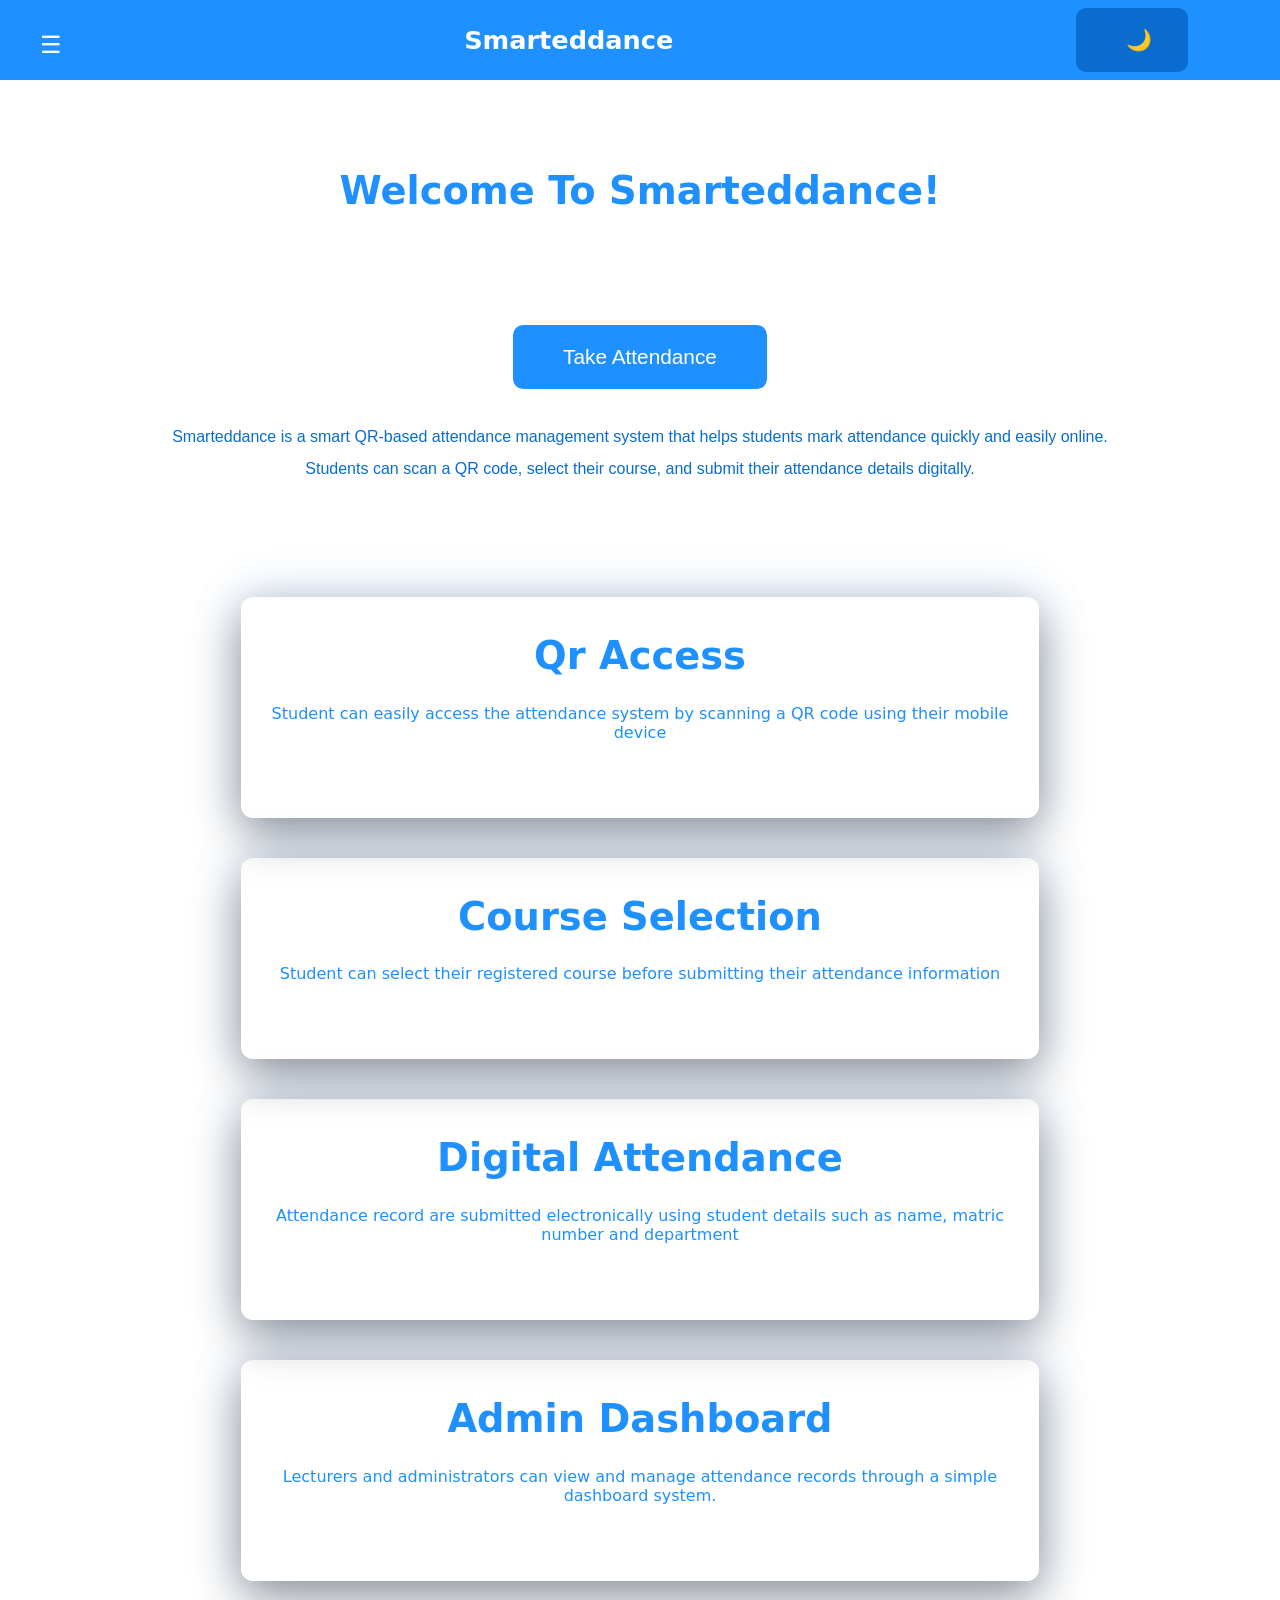
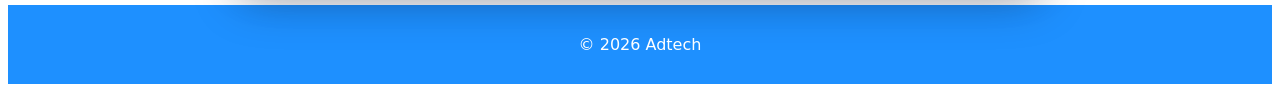
<file: index.html>
<!DOCTYPE html>
<html>
  <head>
    <meta http-equiv="content-type" content="text/html; charset=utf-8" />
    <title>Student Attendance system </title> 
    <link rel="stylesheet" href='styles.css'>
  </head>
  <body>
    <nav class='navbar'>
      <div class='nav-links' id="navLinks">
        <a href="index.html">Home</a>
        <a href="Courses.html">Courses </a>
        <a href="Attendance.html">Attendance </a>
        <a href="Admin.html">Admin</a>
        <a href='About.html'>About</a>
    </div>
    
    <div class="menu-btn" id="menuBtn">
     ☰
   </div>
    <h2> Smarteddance</h2>
    
    <button id="themeBtn">
  🌙
</button>

    </nav>
    
    <section class="hero" id="hero">
    <h1>Welcome To Smarteddance!</h1>
    <div class='parent'>
      <a href="Courses.html">
        <button>Take Attendance</button>
      </a>
    </div>
    
    <article>
      Smarteddance is a smart QR-based attendance management system that helps students mark attendance quickly and easily online. 
      <br>Students can scan a QR code, select their course, and submit their attendance details digitally.
    </article>
    </section>
    
    
    <div class="feature-card">
      <div class='card1'>
        <h1 class="cahd">Qr Access</h1>
        <p>Student can easily access the attendance system by scanning a QR code using their mobile device  </p>
      </div>
     
    <div class='card1'>
      <h1 class="cahd"> Course Selection </h1>
      <p>Student can select their registered course before submitting their attendance information </p>
    </div>
    
    
   <div class='card1'>
     <h1 class="cahd">Digital Attendance </h1>
      <p>Attendance record are submitted electronically using  student details such as name, matric number and department </p>
  </div>
  
      <div class='card1'>
        <h1 class="cahd">Admin Dashboard</h1>
        <p>Lecturers and administrators can view and manage attendance records through a simple dashboard system.</p>
      </div>
    </div>
    <script src="script.js"></script>
    <footer>© 2026 Adtech</footer>
  </body>
</html>
</file>
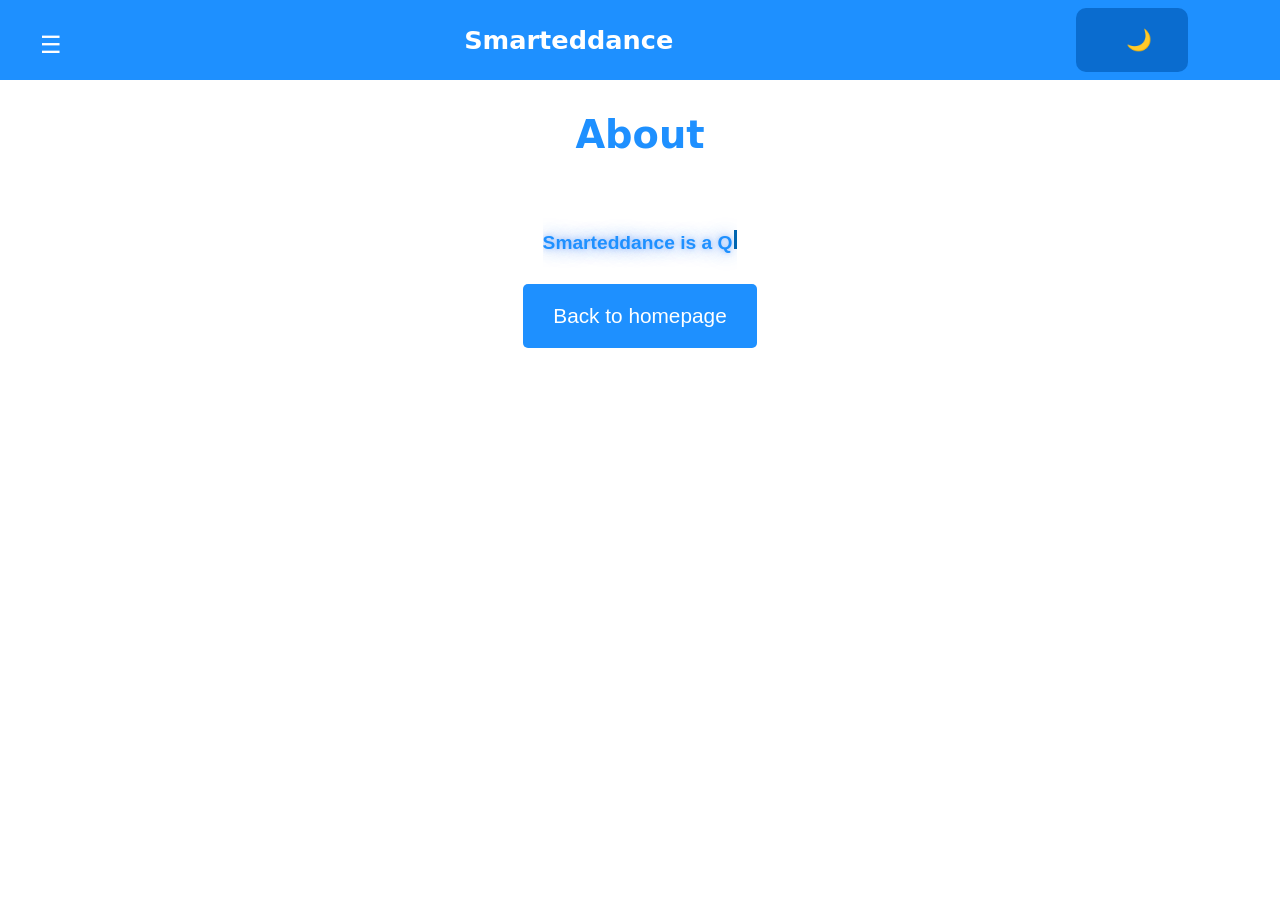
<file: About.html>
<!DOCTYPE html>
<html>
  <head>
    <meta http-equiv="content-type" content="text/html; charset=utf-8" />
    <title>Student Attendance system </title>
    <link rel="stylesheet" href='styles.css'>
  </head>
  <body>
   <nav class='navbar'>
      <div class='nav-links' id="navLinks">
        <a href="index.html">Home</a>
        <a href="Courses.html">Courses </a>
        <a href="Attendance.html">Attendance </a>
        <a href="Admin.html">Admin</a>
        <a href='About.html'>About</a>
    </div>
    
    <div class="menu-btn" id="menuBtn">
     ☰
   </div>
    <h2> Smarteddance</h2>
    
    <button id="themeBtn">
  🌙
</button>
    </nav>

    <h1 class="abt"> About</h1>

    <div class="typing-wrap">

        <h1 id="typing">
        
        <article>
       Smarteddance is a Qr based digital attendance system that tracks<br>
       and records students attendance without the need of paper registers
       <br>
        It replaces paper written attendance 
        with tech like QR codes,
        <br>
          It allow Lecture to check Attendance of the courses they are teaching
    </article>
    </h1>
    </div>
     <section class="hero">
      <a href="index.html">
        <button class="btn">Back to homepage</button>
      </a>
     </section>
    
  <script src="script.js"></script>
  </body>

</html>
</file>
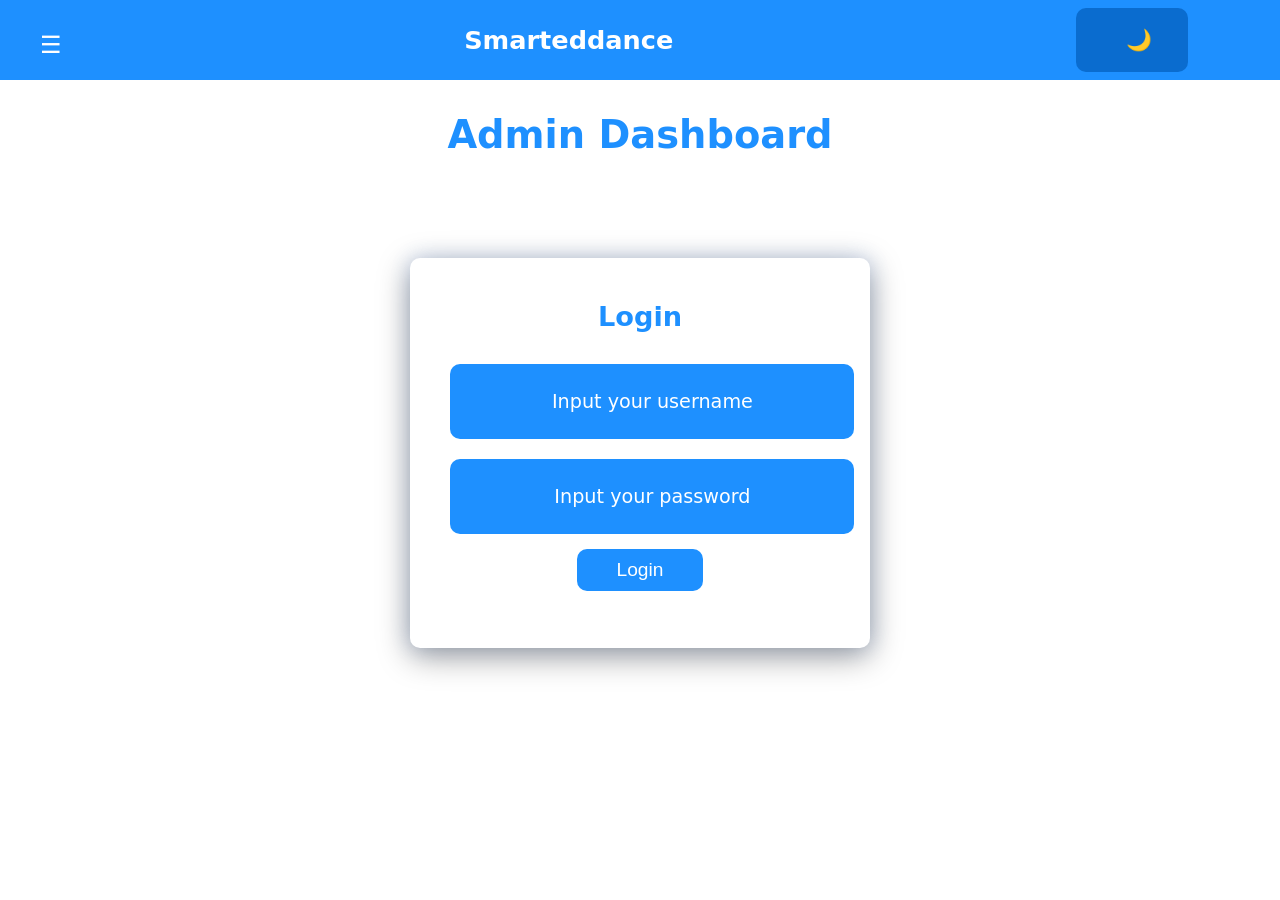
<file: Admin.html>
<!DOCTYPE html>
<html>

<head>
  <meta charset="UTF-8">
  <meta name="viewport" content="width=device-width, initial-scale=1">
  <title></title>
  <link rel="stylesheet" href="styles.css">
</head>

<body>
   <nav class='navbar'>
      <div class='nav-links' id="navLinks">
        <a href="index.html">Home</a>
        <a href="Courses.html">Courses </a>
        <a href="Attendance.html">Attendance </a>
        <a href="Admin.html">Admin</a>
        <a href='About.html'>About</a>
    </div>
    
    <div class="menu-btn" id="menuBtn">
     ☰
   </div>
    <h2> Smarteddance</h2>
    
    <button id="themeBtn">
  🌙
</button>
    </nav>

    <h1 class="abt"> Admin Dashboard</h1>

    
    <div class="contact-form" id="form">
        <h2>Login</h2>
         <input type="text" placeholder="Input your username" id="adminName" required> 
        <input type="password" placeholder="Input your password" id="adminPass" required>
        <button onclick="loginAdmin()">Login</button>

        <p id="formMsg"></p>
    </div>

<div id="dashboard" style="display: none;">
     <div class="table-container">
      <table border="1">
        <thead>
          <tr>
            <th>Name</th>
            <th>Matric</th>
            <th>Course</th>
            <th>Session</th>
            <th>Lecturer</th>
          </tr>
        </thead>
        <tbody id="tableBody">

        </tbody>
      </table>
    </div>
</div>
 

<script src="script.js"></script>
</body>

</html>
</file>
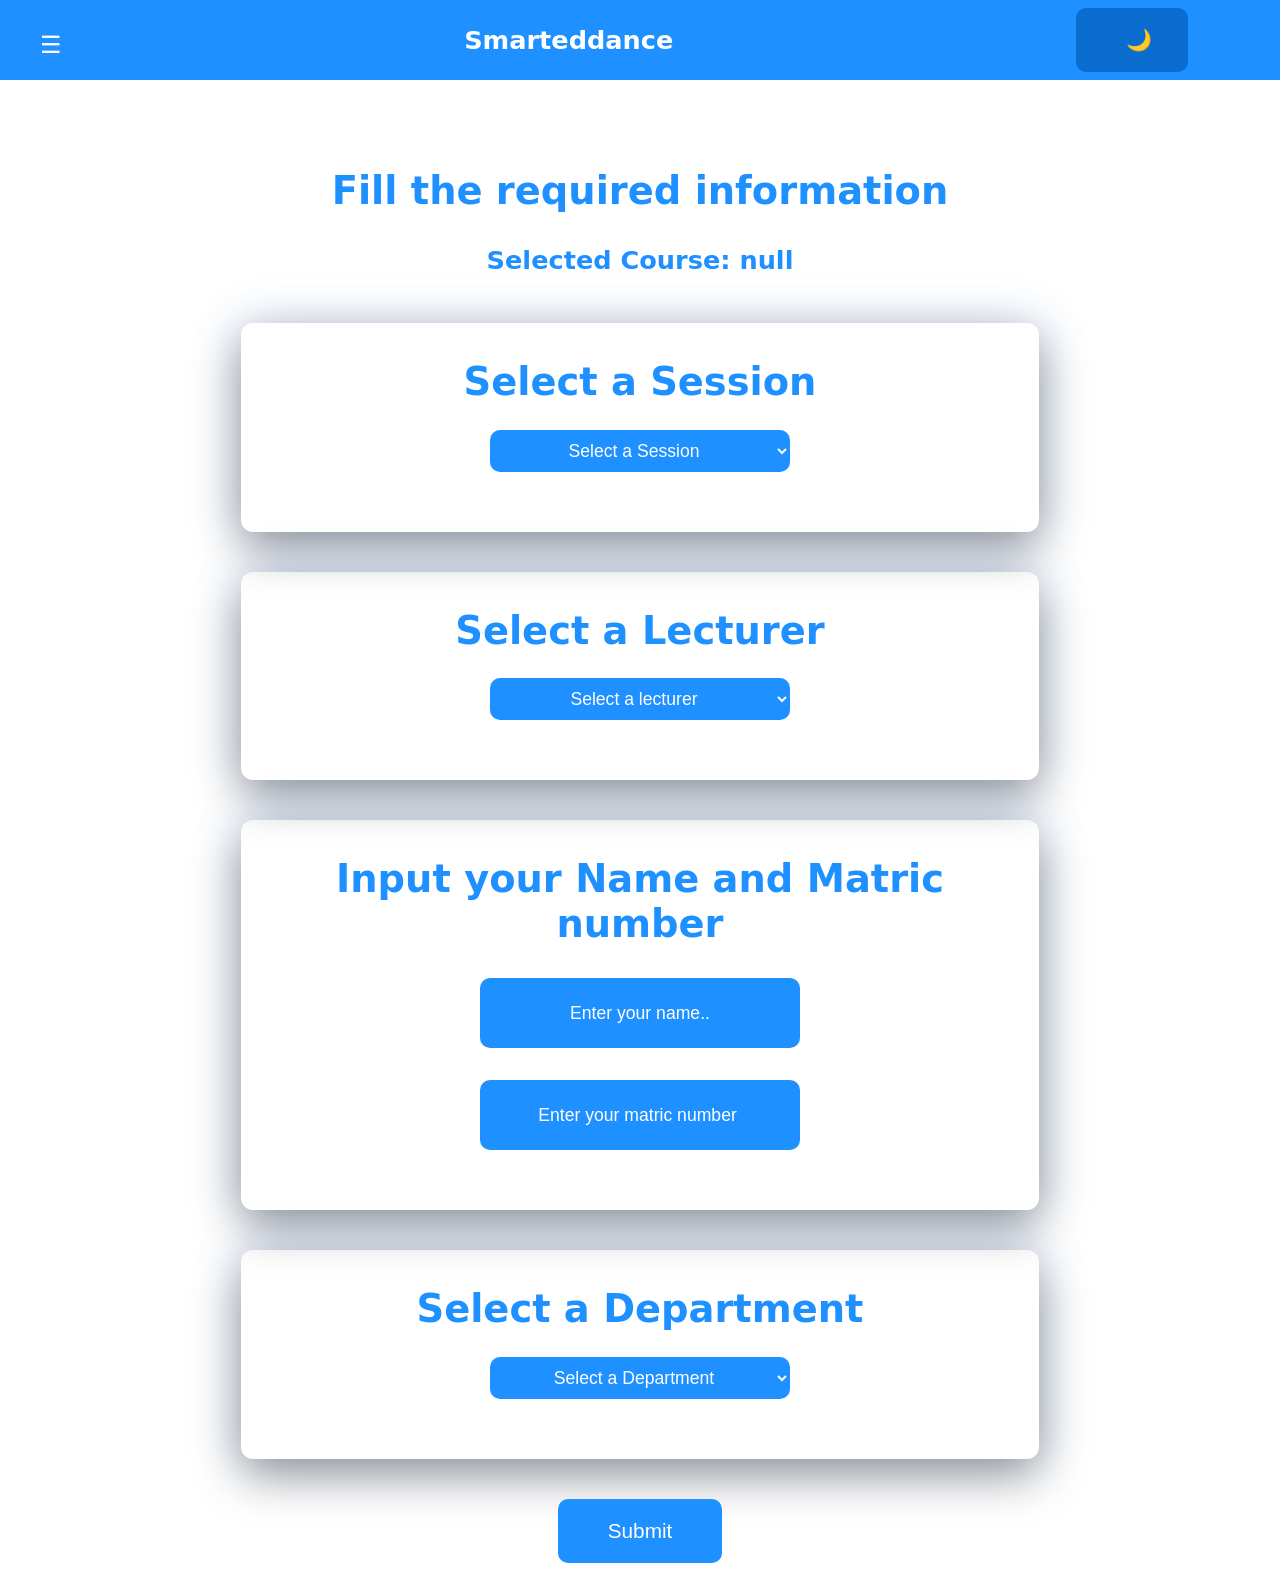
<file: Attendance.html>
<!DOCTYPE html>
<html>

<head>
  <meta charset="UTF-8">
  <meta name="viewport" content="width=device-width, initial-scale=1">
  <title>Attendance</title>
  <link rel="stylesheet" href="styles.css">
</head>

<body>
<!DOCTYPE html>
<html>
  <head>
    <meta http-equiv="content-type" content="text/html; charset=utf-8" />
    <title>Student Attendance system </title>
    <link rel="stylesheet" href='styles.css'>
  </head>
  <body>

    <nav class='navbar'>
      <div class='nav-links' id="navLinks">
        <a href="index.html">Home</a>
        <a href="Courses.html">Courses </a>
        <a href="Attendance.html">Attendance </a>
        <a href="Admin.html">Admin</a>
        <a href='About.html'>About</a>
    </div>
    
    <div class="menu-btn" id="menuBtn">
     ☰
   </div>
    <h2> Smarteddance</h2>
    
    <button id="themeBtn">
  🌙
</button>

    </nav>
 
  <section class="hero" id="hero">
    <h1 class="crc">Fill the required information  </h1>
  </section>
  
  <h2 id="displayCourse"></h2>
  
<div class="fac-card">
  <div class='card1'>
    <h1 class="cahd">Select a Session</h1>
    <select id="session" class="selc">
      <option value=""> Select a Session</option>
      
      <option value="Morning">Morning </option>
      
      <option value="Afternoon">Afternoon</option>
      
      <option value="Evening">Evening </option>
      </select>
    </div>
    
  <div class='card1'>
    <h1 class="cahd">Select a Lecturer</h1>
    <select id="lecturer" class="selc">
      <option value=""> Select a lecturer</option>
      
      <option value="Prof. Fagboya">Prof. fagboya</option>
      
      <option value="Prof. Alade">Prof Alade</option>
      
      <option value="Prof. Olakunle">Prof. Olakunle  </option>
      
      <option value="Prof. Fisayo">Prof. Fisayo</option>
      </select>
    </div>
    
  <div class='card1'>
    <h1 class="cahd">Input your Name and Matric number</h1>
     <form>
      <input type="text" placeholder="Enter your name.." class="inm" id="name">
      
      <input type="text" placeholder="Enter your matric number " class="inm" id="matric">
    </form>
    </div>
    
    <div class='card1'>
      <h1 class="cahd">Select a Department </h1>
   <select id="department" class="selc">
     <option value=""> Select a Department </option>
     
     <option value="Computer science">Computer Science</option>
     
     <option value="Software Engineer ">Software Engineer </option>
     
     <option value="Cybersecurity">Cybersecurity </option>
     
     <option value="Microbiology">Microbiology</option>
     
     <option value="Chemistry">Chemistry</option>
     
     <option value="Mathematics">Mathematics</option>

     <option value="Physics with Electronics">Physics with electronics </option>
     
     <option value="Statistics">Statistics</option>
     
     <option value="Biology">Biology</option>
     
     <option value="Biochemistry">Biochemistry</option>
     
     <option value="Architecture Technology/Architecture">Architecture Technology /Architecture</option>
     
     <option value="Surveying and Geoinformations"> Surveying and Geoinformations</option>
     
     <option value="Industrial Design">Industrial Design </option>
     
     <option value="Urban & Regional Planning">
       Urban & Regional Planning
     </option>
     
     <option value="Soil Science ">Soil Science</option>
     
     <option value="Crop Science">Crop Science</option>
     
     <option value="Horticulture and landscape management">Horticulture and landscape management </option>
     
     <option value="Plant and Environmental Biology">Plant and Environmental Biology</option>
     
     <option value="Animals Science">Animal Science</option>
     
     <option value="Fisheries and Aquaculture Management">Fisheries and Aquaculture Management </option>
     
     <option value="Forestry and wildlife management">Forestry and Wildlife management</option>
     
     <option value="Environmental management and Toxicology">Environmental management and Toxicology</option>
     
     <option value="Agriculture and Biosytems Engineering">Agriculture and Biosystems Engineering</option>
     
     <option value="Electrical and Electronics Engineering">Electrical and Electronics Engineering</option>
     
     <option value="Biomedical Engineering">Biomedical Engineering</option>
     
     <option value="Mechatronics Engineering">Mechatronics Engineering </option>
     
     <option value="Mechanical Engineering">Mechanical Engineering</option>
     
     <option value="Food science and Technology">Civil Engineering</option>
     
     <option value="Crop Science">Agricultural Economics </option>
     
     <option value="Agribusiness">Agribusiness</option>
     
     <option value="Agricultural extension and rural development">Agricultural extension and rural development</option>
     
     <option value="Human Nutrition and dietetics">Human Nutrition and dietetics</option>
     
     <option value="Hospitality and Tourism management">Hospitality and Tourism management</option>
   </select>
 </div>
    </div>
    
    <div class='parent'>
  <button onclick="submitAttendance()">Submit</button>
</div>

    
  
  <script src="script.js"></script>
</body>

</html>
</file>
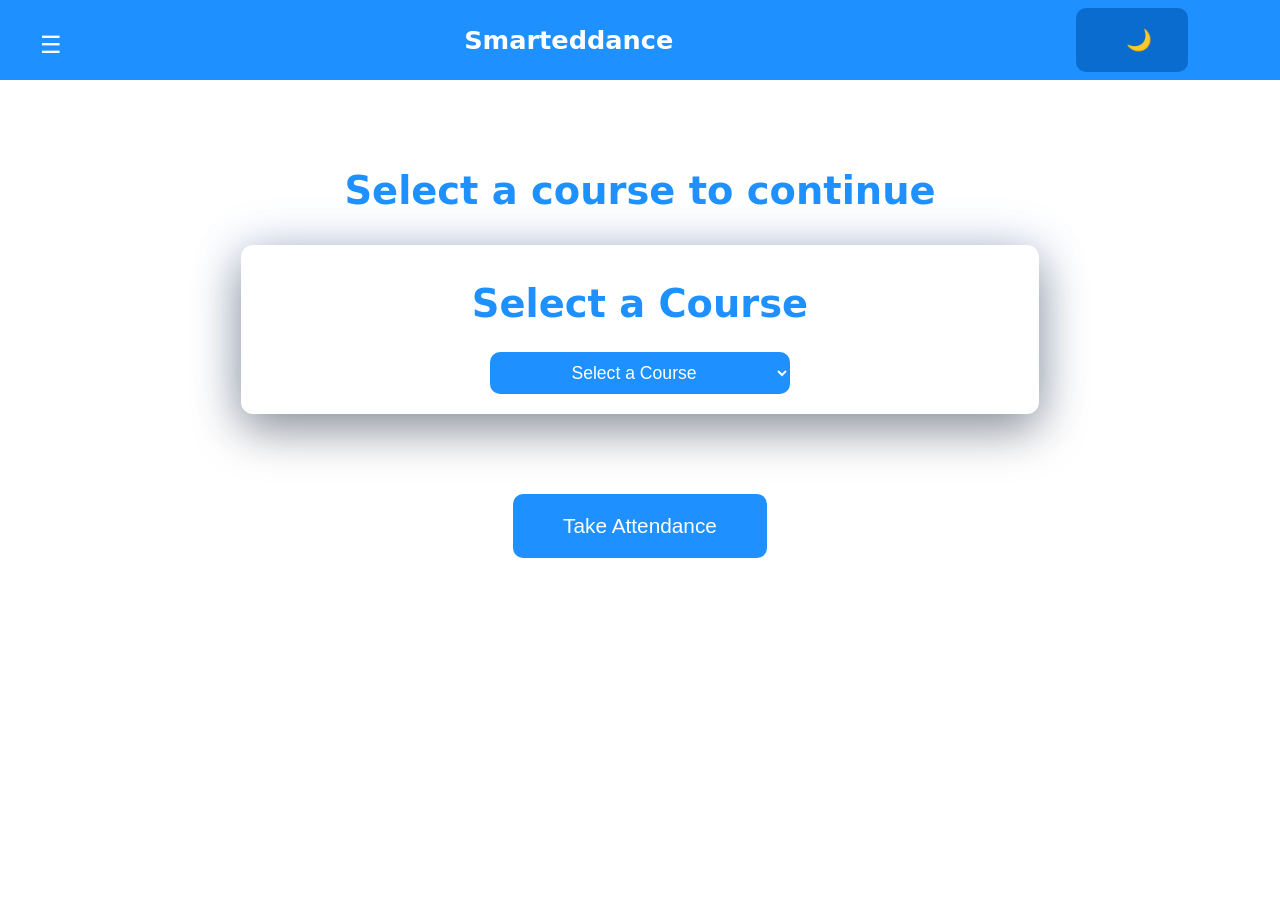
<file: Courses.html>
<!DOCTYPE html>
<html>
  <head>
    <meta http-equiv="content-type" content="text/html; charset=utf-8" />
    <title>Student Attendance system </title>
    <link rel="stylesheet" href='styles.css'>
  </head>
  <body>
    <nav class='navbar'>
      <div class='nav-links' id="navLinks">
        <a href="index.html">Home</a>
        <a href="Courses.html">Courses </a>
        <a href="Attendance.html">Attendance </a>
        <a href="Admin.html">Admin</a>
        <a href='About.html'>About</a>
    </div>
    
    <div class="menu-btn" id="menuBtn">
     ☰
   </div>
    <h2> Smarteddance</h2>
    
    <button id="themeBtn">
  🌙
</button>

    </nav>
    
  <section class="hero" id="hero">
    <h1 class="crc">Select a course to continue </h1>
  </section>
  
  
<div class="course-card">
  <div class='card1'>
    <h1 class="cahd">Select a Course</h1>
    <select id="courses" class="selc">
    <option value=""> Select a Course</option>
      
    <option value="COS 101"> COS 101</option>
      
    <option value="COS 103">COS 103</option>
    
    <option value="COS 105"> COS 105</option>
      
    <option value="MTH 101"> MTH 101</option>
    
    <option value="PHY 101"> PHY 101</option>
    
    <option value="STA 111"> STA 111</option>
    
    <option value="GST 111"> GST 111</option>

    <option value="PHY 107"> PHY 107</option>

    <option value="CHM 107">CHM 101</option>
    
    <option value="MTH 103">MTH 103</option>
    
    <option value="STA 121">STA 121</option>
    
    <option value="HTM 101">HTM 101</option>
    
    <option value="BIO 101">BIO 101</option>
    
    <option value="BIO 107">BIO 107</option>
    
    <option value="HTM 103">HTM 103</option>
    
    <option value="GET 101">GET 101</option>
    
    <option value="ADD 101">ADD 101</option>
  
    <option value="SVG 101">SVG 101</option>

    <option value="AMS 101">AMS 101</option>
    
    <option value="ANS 101">ANS 101</option>
    
    <option value="AGE 121">AGE 121</option>
    
    <option value="FAA 101">FAA 101</option>
    
    <option value="ARST 111">ARST 111</option>
    
    <option value="PCP 101">PCP 101</option>
    
    <option value="FWM 101">FWM 101</option>
    
    <option value="AGX 101">AGX 101</option>
    
    <option value="FAA 101">FAA 101</option>
    
    <option value="ARC 101">ARC 101</option>
    
    <option value="MEE 101">MEE 101</option>
    
    <option value="CVE 101">CVE 101</option>
    
    <option value="MTE 101">MTE 101</option>
    
    <option value="BME 101">BME 101</option>
    
    <option value="ARC 103">ARC 103</option>

    <option value="FAA 103">FAA 103</option>

    <option value="IDD 103">IDD 103</option>
    
    <option value="IDD 111">IDD 111</option>
    
    <option value="PCP 103">PCP 103</option>
    
    <option value="NUT 101">NUT 101</option>
    
    <option value="SOC 101">SOC 101</option>
    
    <option value="ECO 113">ECO 113</option>
    
    <option value="HTM 105">HTM 105</option>
    
    <option value="ZOO 101">ZOO 101</option>
    
    <option value="URP 101">URP 101</option>
    
    <option value="CHM 107">CHM 107</option>

    </select>
  </div>
  </div>
  
  <div class='parent'>
      <button onclick="takeAttendance()">Take Attendance</button>
  </div>
  
  
 <script src="script.js"></script>
</body>

</html>
</file>
<file: styles.css>
/* :root {
--primary-color: dodgerblue;
--text-color: white;
--color: white;
--hover: rgb(10, 108, 207);

} */



.dark{
  background-color: black;
}




body {
  background-color: white;
  color: dodgerblue;
  font-family: system-ui, -apple-system, BlinkMacSystemFont, 'Segoe UI', Roboto, Oxygen, Ubuntu, Cantarell, 
  'Open Sans', 'Helvetica Neue', sans-serif;
  transition: background 0.3s, color 0.3s;
}

.navbar {
  display: flex;
  justify-content: space-between;
  align-items: center;
  position: fixed;
  top: 0;
  left: 0;
  width: 100%;
  height: 50px;
  background-color: dodgerblue;
  color: white;
  z-index: 100;
  transition: 1s ease-in;
  padding: 15px 20px;
  cursor: pointer;
}

.navbar:hover{
  background-color: rgb(10, 108, 207);
}

.nav-links {
    display: none;
    position: absolute;
    top: 80px;
    right: 0;
    left: 0;
    width: 90px;
    height: 600px;
    background: dodgerblue;
    flex-direction: column;
    padding: 30px;
    transition:all 0.3s ease-in-out;
}

.nav-links:hover {
  background-color: rgb(10, 108, 207);
}

.nav-links a {
  display: flex;
  flex-direction: column;
  justify-content: center;
  text-decoration: none;
  text-align: center;
  font-size: 1rem;
  font-weight: bold;
  font-family: system-ui, -apple-system, BlinkMacSystemFont, 'Segoe UI', Roboto, Oxygen, Ubuntu, Cantarell, 
  'Open Sans', 'Helvetica Neue', sans-serif;
  padding: 20px;
  color: white;
  text-decoration: none;
}

.nav-links.show{
    display: block;
}

.menu-btn {
    display:block;
    margin-top: 10px;
    margin-left: 20px;
    font-size: 24px;
    color: white;
    background: none;
    border: none;
    cursor: pointer;
    transition: all 0.3s ease-in-out;
    z-index: 100;
}

h1{
  display: flex;
  text-align: center;
  justify-content: center;
  font-size: 2.4rem;
  font-family: system-ui, -apple-system, BlinkMacSystemFont, 'Segoe UI', Roboto, Oxygen, Ubuntu, Cantarell, 
  'Open Sans', 'Helvetica Neue', sans-serif;
  margin-top: 10rem;
  color: dodgerblue;
}


h2 {
  display: flex;
  text-align: center;
  justify-content: center;
  font-size: 1.6rem;
  color: white;
}
/* 
@media(max-width:768px){

   .menu-btn{
      display: block;
   }

   .nav-links{
      position: absolute;
      top: 80px;
      right: 0;
      left: 0;
      background: dodgerblue;
      width: 320px;
      flex-direction: column;
      padding: 20px;
      display: none;
      transition: all 0.3s ease-in-out;
   }
   .nav-links:hover{
     background-color: royalblue;
   }

   .nav-links.show{
      display: flex;
   }

} */

.parent{
  display: flex;
  justify-content: center;
  margin-top: 5rem;
}

button{
  background-color: dodgerblue;
  color: white ;
  border: none;
  padding: 20px 50px;
  border-radius: 10px;
  font-family: 'Lucida Sans', 'Lucida Sans Regular', 'Lucida Grande', 'Lucida Sans Unicode', Geneva, Verdana, sans-serif;
  font-size: 1.3rem;
  transition: 1s ease-in-out;
  cursor: pointer;
}

button:hover {
  background-color: rgb(10, 108, 207);
}
.cahd {
  margin-top: 1rem;
}

article{
  display: flex;
  justify-content: center;
  text-align: center ;
  margin-top: 2rem;
  font-family: 'Lucida Sans', 'Lucida Sans Regular', 'Lucida Grande', 'Lucida Sans Unicode', Geneva, Verdana, sans-serif;
  font-size: 1rem;
  line-height: 2rem;
  color: rgb(10, 108, 207);
}

.feature-card {
  display: grid;
  grid-template-columns: repeat(auto-fit, minmax(220px,ifr));
  gap: 80px;
  margin-top: 7rem;
 
  
  
}

.card1 {
  border-radius: 12px;
  color: dodgerblue;
  padding: 20px;
  box-shadow: 0 16px 48px rgba(0, 0, 0, 0.4),
                0 0 50px rgba(59,130,246,0.2);
                transition: all 0.3s ease;
  height: 100%;
  width: 60%;
  margin: 0 auto;
  text-align: center;
}

.card1:hover {
    transform: translateY(-8px);
    box-shadow: 0 8px 32px rgba(0,0,0,0.5),
                0 0 20px rgba(59, 130, 246, 0.4)
}

.selc {
  display:block;
  margin: 0 auto;
  text-align: center ;
  width: 300px;
  padding: 10px;
  border-radius: 10px;
  color: white;
  border: none;
  font-size: 1.1rem;
  background-color: dodgerblue;
}

.crc{
  text-align: center;
}

#displayCourse {
  display: flex;
  justify-content: center;
  text-align: center;
  margin: 0 auto;
  color: dodgerblue;
}

.fac-card {
 display: grid;
 grid-template-columns: repeat(auto-fit, minmax(220px, ifr));
 gap: 80px;
 margin-top: 5rem;
  margin-top: 3rem;
}

.inm{
  display:block;
  margin: 0 auto;
  text-align: center;
  width: 300px;
  padding: 10px;
  border-radius: 10px;
  color: white;
  height: 50px;
  border: none;
  font-size: 1.1rem;
  background-color: dodgerblue;
  margin-top:2rem ;
}
.inm::placeholder {
  color: white;
}

.abt {
  color: dodgerblue;
  margin-top: 7rem;
}


#themeBtn {
  margin-right: 7rem;
  background-color: rgb(10, 108, 207);
  width: 7rem;
  cursor: pointer;
}

.typing-wrap {
    display: flex;
    justify-content: center;
    width: 100%;
    margin-top: -8rem;
}



#typing {
    display: inline-block;
    overflow: hidden;
    white-space: normal;
    width: fit-content;
    max-width: 80vw;
    word-break: break-word;
    text-align: center;
    font-size: 1.2rem;
    line-height: 3.5rem;
    color: dodgerblue;
    font-weight: bold;
    font-family: 'Trebuchet MS', 'Lucida Sans Unicode', 
    'Lucida Grande', 'Lucida Sans', Arial, sans-serif;
    text-shadow: 0 0 5px rgba(59, 130, 246, 0.4),
                 0 0 15px rgba(59, 130, 246, 0.4),
                 0 0 20px rgba(59, 130, 246, 0.4);
                
    animation: typing 12s steps(40, end) forwards blink 0.75 
    step-end infinite;
}

#typing::after {
    content: " ";
    display: inline-block;
    width: 3px;
    height: 1em;
    background: #0066B1;
    margin-left: 2px;
    vertical-align: center;

    animation:  blink1 0.75 step-end infinite;

}
#typing.typing-done::after {
    display: none;
}

@keyframes blink1{
    50% {opacity: 0};
}


@keyframes typing {
    from { width: 0}
    to{width: 100%;}
}

@keyframes blink{
    50% {border-color: transparent;}
}



.hero {
  display: flex;
    flex-direction: column;
    justify-content: center;
    align-items: center;
}


.btn {
    background-color: dodgerblue;
    color: white ;
    border: none;
    padding: 20px 30px;
    text-decoration: none;
    border-radius: 5px;
    font-size: 1.2rem;
    font-family: 'Lucida Sans', 'Lucida Sans Regular', 
    'Lucida Grande', 'Lucida Sans Unicode', Geneva, Verdana, sans-serif;
    font-size: 1.3rem;
    transition: all 0.3s ease-in-out;
    cursor: pointer;
    
}


.btn:hover {
  background-color: rgb(10, 108, 207);
}

.contact-form {
    display: flex;
    text-align: center;
    flex-direction: column;
    justify-content:center ;
    vertical-align: middle;
    margin: 8% auto;
    width: 30%;
    height: 350px;
    padding: 20px 40px;
    cursor: pointer;
    border-radius: 10px;
       box-shadow: 0 8px 32px rgba(0, 0, 0, 0.4),
                0 0 20px rgba(59,130,246,0.2);
                transition: all 0.3s ease;
}

.contact-form:hover {
     transform: translateY(-8px);
    box-shadow: 0 16px 48px rgba(0,0,0,0.5),
                0 0 30px rgba(59, 130, 246, 0.4)

}


.contact-form h2 {
    color: dodgerblue;
    font-size: 1.7rem;
}

.contact-form input {
    width: 400px;
    height: 400px;
    border: none;
    outline: none;
    gap: 19px;
    margin: 10px auto;
    background-color: dodgerblue;
    color: white;
    font-size: 1.2rem;
    text-align: center;
    font-family: system-ui, -apple-system, BlinkMacSystemFont, 'Segoe UI', Roboto, Oxygen, Ubuntu, Cantarell, 
    'Open Sans', 'Helvetica Neue', sans-serif;
    border-radius: 10px;
}

.contact-form input::placeholder {
  color: white;
}



.contact-form button {
    margin: 5px auto;
    padding: 10px 40px;
    font-size: 1.2rem;
    background-color: dodgerblue;
    border: none;
    border-radius: 10px;
    color: white;
    transition: all 0.3s ease-in-out;
    cursor: pointer;
}

.contact-form button:hover {
    background-color: #0066B1;
}

.table-container {
  display: flex;
  justify-content: center;
  align-items: center;
  text-align: center;
  margin: 15px auto;

}

table{
  text-align: center;
  width: 1000px;
  border-collapse: collapse;
  font-size: 1.5rem;
  border-radius: 10px;
  font-family: system-ui, -apple-system, BlinkMacSystemFont, 'Segoe UI', Roboto, Oxygen, Ubuntu, Cantarell, 
  'Open Sans', 'Helvetica Neue', sans-serif;
  box-shadow:   0 8px 32px rgba(0, 0, 0, 0.4),
                0 0 20px rgba(59,130,246,0.2);
                transition: all 0.3s ease;
}

table:hover {
   transform: translateY(-8px);
    box-shadow: 0 16px 48px rgba(0,0,0,0.5),
                0 0 30px rgba(59, 130, 246, 0.4)
}

th{
  background-color: dodgerblue;
  color: white;
  padding: 12px;
  text-align: center;
}

td {
  padding: 12px;
  text-align: center;
  border-bottom: 1px solid rgba(0, 0, 0, 0.1);
}


@media(max-width: 768px) {
  h2 {
    margin-left: 4rem;
    font-size: 1.3rem;
  }

  #themeBtn {
    width: 10px;
    background: none;
  }

  .card1 {
    width: 310px;
  }

  .contact-form {
    width: 280px;
  }

  .contact-form input {
    width: 270px;
  }

  .contact-form h2 {
    text-align: center;
    margin: 10px auto;
  }


.table-container {
  display: flex;
  justify-content: center;
  align-items: center;
  text-align: center;
  margin: 15px auto;

}

  table {
    width: 280px;
    text-align: center;
    font-size: 10px;
  }

  .abt {
    text-align: center;
  }
}



footer {
  background-color: dodgerblue;
  margin-top: 4rem;
  padding:30px;
  text-align: center;
  color: white;
}
</file>
